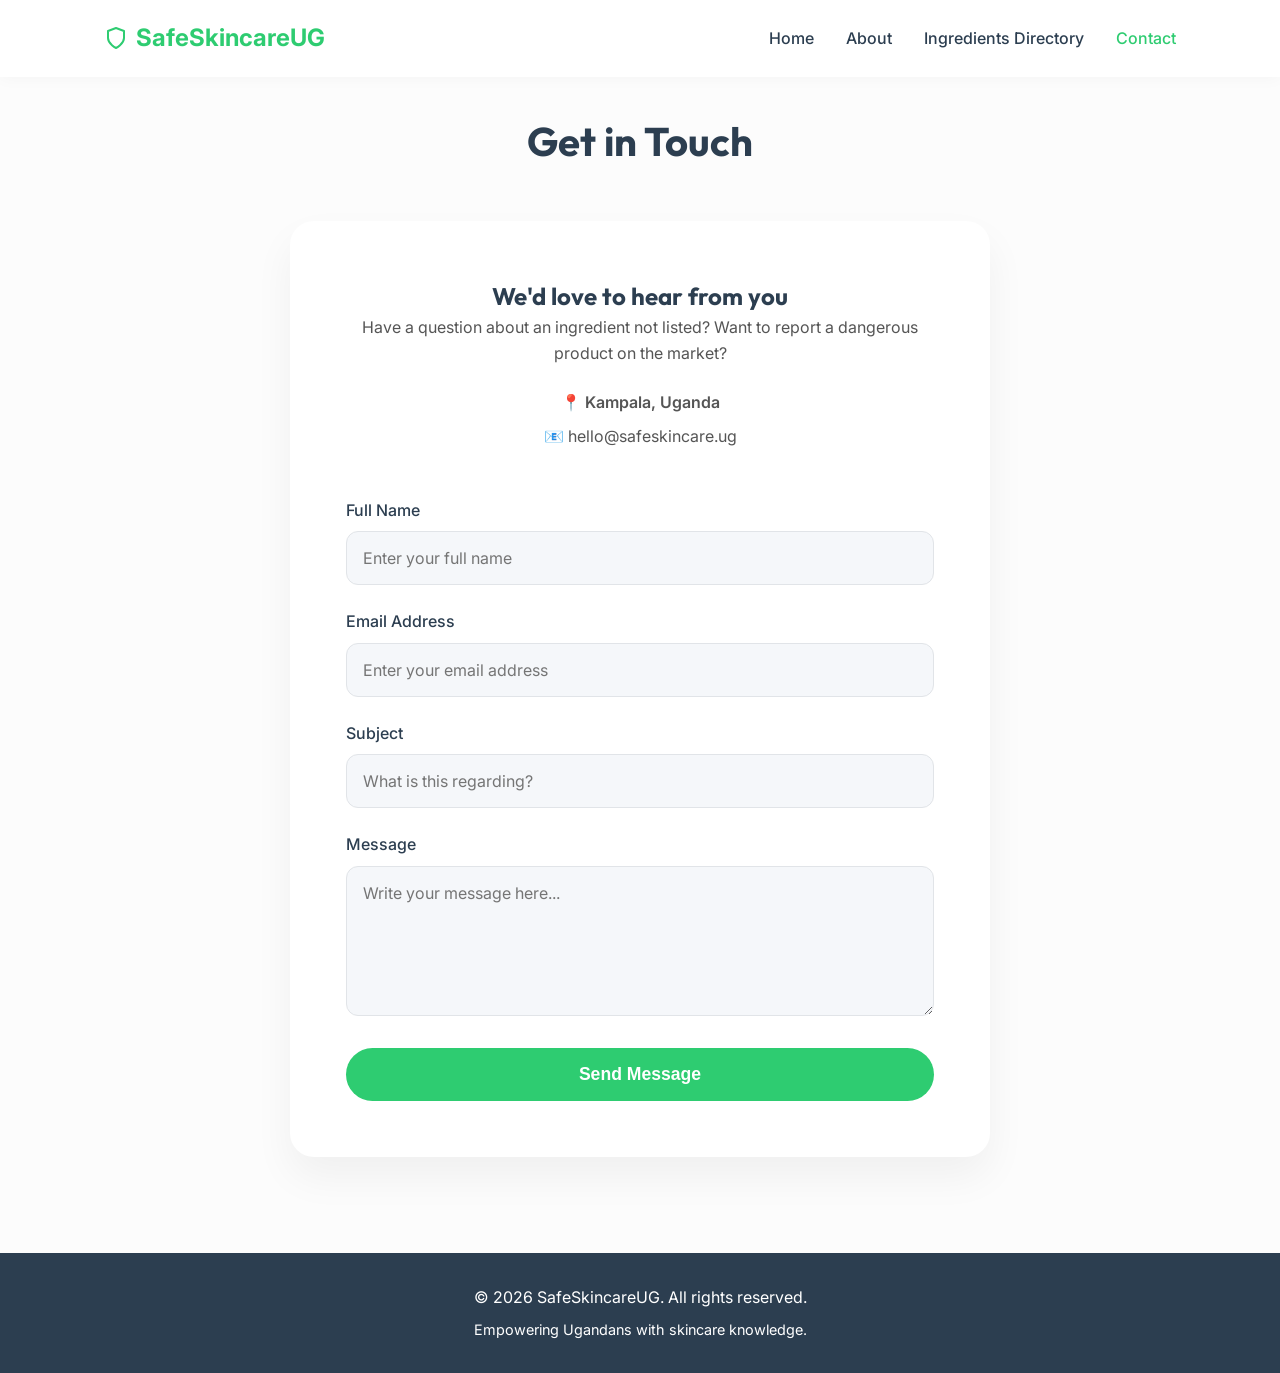
<file: contact.html>
<!DOCTYPE html>
<html lang="en">
<head>
    <meta charset="UTF-8">
    <meta name="viewport" content="width=device-width, initial-scale=1.0">
    <title>Contact Us | SafeSkincareUG</title>
    <link rel="stylesheet" href="style.css">
    <meta name="description" content="Contact SafeSkincareUG to suggest ingredients, report issues, or ask skincare questions.">
</head>
<body>
    <header>
        <nav>
            <a href="index.html" class="logo">
                <svg width="24" height="24" viewBox="0 0 24 24" fill="none" stroke="currentColor" stroke-width="2" stroke-linecap="round" stroke-linejoin="round"><path d="M12 22C12 22 20 18 20 12V5l-8-3-8 3v7c0 6 8 10 8 10z"></path></svg>
                SafeSkincareUG
            </a>
            
            <input type="checkbox" id="menu-toggle" class="menu-toggle">
            <label for="menu-toggle" class="menu-icon">&#9776;</label>
            
            <ul class="nav-links">
                <li><a href="index.html">Home</a></li>
                <li><a href="about.html">About</a></li>
                <li><a href="ingredients.html">Ingredients Directory</a></li>
                <li><a href="contact.html" class="active">Contact</a></li>
            </ul>
        </nav>
    </header>

    <main class="container">
        <h1 class="section-title">Get in Touch</h1>
        
        <div class="contact-container">
            <div class="contact-info">
                <h2>We'd love to hear from you</h2>
                <p>Have a question about an ingredient not listed? Want to report a dangerous product on the market?</p>
                <p style="margin-top: 1.5rem; font-weight: 600;">📍 Kampala, Uganda</p>
                <p>📧 hello@safeskincare.ug</p>
            </div>

            <form action="#" method="POST" onsubmit="event.preventDefault(); alert('Thank you for reaching out! This is a demo form, so no message was actually sent.');">
                <div class="form-group">
                    <label for="name">Full Name</label>
                    <input type="text" id="name" name="name" required placeholder="Enter your full name">
                </div>
                
                <div class="form-group">
                    <label for="email">Email Address</label>
                    <input type="email" id="email" name="email" required placeholder="Enter your email address">
                </div>
                
                <div class="form-group">
                    <label for="subject">Subject</label>
                    <input type="text" id="subject" name="subject" required placeholder="What is this regarding?">
                </div>
                
                <div class="form-group">
                    <label for="message">Message</label>
                    <textarea id="message" name="message" required placeholder="Write your message here..."></textarea>
                </div>
                
                <button type="submit" class="btn submit-btn">Send Message</button>
            </form>
        </div>
    </main>

    <footer>
        <p>&copy; 2026 SafeSkincareUG. All rights reserved.</p>
        <p style="margin-top: 0.5rem; font-size: 0.9rem;">Empowering Ugandans with skincare knowledge.</p>
    </footer>
</body>
</html>
</file>
<file: style.css>
@import url('https://fonts.googleapis.com/css2?family=Inter:wght@300;400;500;600&family=Outfit:wght@400;600;700&display=swap');

:root {
  --primary-color: #2ecc71; /* Safe Green */
  --warning-color: #e67e22; /* Caution Orange */
  --danger-color: #e74c3c; /* Avoid Red */
  
  --bg-color: #fcfcfc; /* Soft white */
  --text-color: #2c3e50; /* Deep charcoal */
  --light-gray: #f5f7fa;
  --pastel-accent: #eef7f2; 
  --card-bg: #ffffff;
  
  --font-main: 'Inter', sans-serif;
  --font-heading: 'Outfit', sans-serif;
}

/* Reset */
* {
  margin: 0;
  padding: 0;
  box-sizing: border-box;
}

body {
  font-family: var(--font-main);
  background-color: var(--bg-color);
  color: var(--text-color);
  line-height: 1.6;
  display: flex;
  flex-direction: column;
  min-height: 100vh;
}

/* Typography */
h1, h2, h3, h4 {
  font-family: var(--font-heading);
  color: var(--text-color);
}

a {
  text-decoration: none;
  color: inherit;
}

/* Layout */
.container {
  max-width: 1200px;
  margin: 0 auto;
  padding: 2rem 5%;
  width: 100%;
}

main {
  flex: 1;
}

/* Header & Navigation */
header {
  background-color: var(--card-bg);
  box-shadow: 0 2px 15px rgba(0,0,0,0.03);
  position: sticky;
  top: 0;
  z-index: 100;
}

nav {
  display: flex;
  justify-content: space-between;
  align-items: center;
  padding: 1.2rem 5%;
  max-width: 1200px;
  margin: 0 auto;
  position: relative;
}

.logo {
  font-size: 1.5rem;
  font-weight: 700;
  color: var(--primary-color);
  display: flex;
  align-items: center;
  gap: 0.5rem;
}

.nav-links {
  display: flex;
  gap: 2rem;
  list-style: none;
}

.nav-links a {
  font-weight: 500;
  transition: color 0.3s;
}

.nav-links a:hover, .nav-links a.active {
  color: var(--primary-color);
}

.menu-toggle {
  display: none;
}

.menu-icon {
  display: none;
  font-size: 1.5rem;
  cursor: pointer;
  color: var(--text-color);
}

/* Footer */
footer {
  background-color: var(--text-color);
  color: #fff;
  text-align: center;
  padding: 2rem 5%;
  margin-top: 4rem;
}

footer a {
  color: var(--primary-color);
}

/* Buttons */
.btn {
  display: inline-block;
  background-color: var(--primary-color);
  color: #fff;
  padding: 0.8rem 2rem;
  border-radius: 30px;
  font-weight: 600;
  transition: all 0.3s ease;
  border: none;
  cursor: pointer;
}

.btn:hover {
  transform: translateY(-2px);
  box-shadow: 0 4px 15px rgba(46, 204, 113, 0.4);
}

/* Specific to Home Page */
.hero {
  display: flex;
  align-items: center;
  justify-content: space-between;
  background-color: var(--pastel-accent);
  border-radius: 24px;
  padding: 4rem 3rem;
  margin-bottom: 4rem;
  gap: 2rem;
}

.hero-content {
  flex: 1;
}

.hero h1 {
  font-size: 3.5rem;
  line-height: 1.1;
  margin-bottom: 1.5rem;
}

.hero p {
  font-size: 1.2rem;
  color: #555;
  margin-bottom: 2rem;
  max-width: 500px;
}

.hero-image {
  flex: 1;
  text-align: right;
}

.hero-image img {
  max-width: 100%;
  border-radius: 20px;
  box-shadow: 0 20px 40px rgba(0,0,0,0.1);
}

.section-title {
  text-align: center;
  font-size: 2.5rem;
  margin-bottom: 3rem;
}

.safety-guide {
  display: grid;
  grid-template-columns: repeat(auto-fit, minmax(300px, 1fr));
  gap: 2rem;
  margin-bottom: 4rem;
}

.guide-card {
  background: var(--card-bg);
  padding: 2.5rem 2rem;
  border-radius: 20px;
  text-align: center;
  box-shadow: 0 10px 30px rgba(0,0,0,0.03);
  transition: transform 0.3s;
}

.guide-card:hover {
  transform: translateY(-5px);
}

.guide-icon {
  width: 60px;
  height: 60px;
  border-radius: 50%;
  margin: 0 auto 1.5rem;
  display: flex;
  align-items: center;
  justify-content: center;
  color: white;
  font-size: 1.5rem;
}

.bg-safe { background-color: var(--primary-color); }
.bg-caution { background-color: var(--warning-color); }
.bg-avoid { background-color: var(--danger-color); }

/* About Page */
.about-grid {
  display: grid;
  grid-template-columns: 1fr 1fr;
  gap: 4rem;
  align-items: center;
  margin-bottom: 4rem;
}

.about-text h2 {
  font-size: 2.5rem;
  margin-bottom: 1.5rem;
}

.about-text p {
  font-size: 1.1rem;
  margin-bottom: 1.5rem;
  color: #555;
}

.about-image img {
  width: 100%;
  border-radius: 24px;
  box-shadow: 0 20px 40px rgba(0,0,0,0.08);
}

.vision-section {
  background-color: var(--primary-color);
  color: white;
  padding: 4rem 2rem;
  border-radius: 24px;
  text-align: center;
}

.vision-section h2 {
  color: white;
  margin-bottom: 1.5rem;
}

.vision-section p {
  max-width: 800px;
  margin: 0 auto;
  font-size: 1.2rem;
  opacity: 0.9;
}

/* Ingredients Page */
.filter-container {
  margin-bottom: 3rem;
  text-align: center;
}

.filters {
  display: flex;
  flex-wrap: wrap;
  gap: 1rem;
  justify-content: center;
}

.filter-btn {
  padding: 0.6rem 1.5rem;
  border-radius: 30px;
  background-color: var(--card-bg);
  color: var(--text-color);
  border: 1px solid #e1e4e8;
  cursor: pointer;
  transition: all 0.3s;
  font-weight: 500;
  user-select: none;
}

.filter-btn:hover {
  background-color: var(--pastel-accent);
  border-color: var(--primary-color);
}

.filter-radio {
  display: none;
}

/* CSS Filter Logic */
#filter-all:checked ~ .filters [for="filter-all"],
#filter-moisturiser:checked ~ .filters [for="filter-moisturiser"],
#filter-herbal:checked ~ .filters [for="filter-herbal"],
#filter-oil:checked ~ .filters [for="filter-oil"],
#filter-fruit:checked ~ .filters [for="filter-fruit"],
#filter-chemical:checked ~ .filters [for="filter-chemical"],
#filter-vitamin:checked ~ .filters [for="filter-vitamin"],
#filter-cleanser:checked ~ .filters [for="filter-cleanser"],
#filter-humectant:checked ~ .filters [for="filter-humectant"],
#filter-animal:checked ~ .filters [for="filter-animal"] {
  background-color: var(--primary-color);
  color: white;
  border-color: var(--primary-color);
  box-shadow: 0 4px 10px rgba(46, 204, 113, 0.3);
}

.ingredients-grid {
  display: grid;
  grid-template-columns: repeat(auto-fill, minmax(280px, 1fr));
  gap: 2.5rem;
}

#filter-moisturiser:checked ~ .ingredients-grid .ingredient-card:not(.cat-moisturiser),
#filter-herbal:checked ~ .ingredients-grid .ingredient-card:not(.cat-herbal),
#filter-oil:checked ~ .ingredients-grid .ingredient-card:not(.cat-oil),
#filter-fruit:checked ~ .ingredients-grid .ingredient-card:not(.cat-fruit),
#filter-chemical:checked ~ .ingredients-grid .ingredient-card:not(.cat-chemical),
#filter-vitamin:checked ~ .ingredients-grid .ingredient-card:not(.cat-vitamin),
#filter-cleanser:checked ~ .ingredients-grid .ingredient-card:not(.cat-cleanser),
#filter-humectant:checked ~ .ingredients-grid .ingredient-card:not(.cat-humectant),
#filter-animal:checked ~ .ingredients-grid .ingredient-card:not(.cat-animal) {
  display: none;
}

/* Ingredient Cards */
.ingredient-card {
  background: var(--card-bg);
  border-radius: 20px;
  overflow: hidden;
  box-shadow: 0 10px 20px rgba(0,0,0,0.03);
  transition: transform 0.3s, box-shadow 0.3s;
  display: flex;
  flex-direction: column;
  position: relative;
}

.ingredient-card:hover {
  transform: translateY(-8px);
  box-shadow: 0 15px 30px rgba(0,0,0,0.08);
}

.card-img {
  width: 100%;
  height: 220px;
  object-fit: cover;
  border-bottom: 1px solid #f0f0f0;
}

.badge {
  position: absolute;
  top: 1rem;
  right: 1rem;
  padding: 0.4rem 1rem;
  border-radius: 20px;
  font-size: 0.85rem;
  font-weight: 600;
  color: white;
  box-shadow: 0 4px 10px rgba(0,0,0,0.1);
}

.card-content {
  padding: 1.5rem;
  display: flex;
  flex-direction: column;
  flex: 1;
}

.card-title {
  font-size: 1.3rem;
  margin-bottom: 0.2rem;
}

.card-subtitle {
  font-size: 0.95rem;
  color: #7f8c8d;
  font-style: italic;
  margin-bottom: 1rem;
}

.category-tag {
  font-size: 0.85rem;
  color: var(--primary-color);
  font-weight: 500;
  margin-top: auto;
  padding-top: 1rem;
  border-top: 1px solid #f0f0f0;
}

/* Details Page */
.details-header {
  display: grid;
  grid-template-columns: 1fr 1.5fr;
  gap: 3rem;
  margin-bottom: 4rem;
  align-items: start;
}

.details-img {
  width: 100%;
  height: auto;
  aspect-ratio: 1;
  object-fit: cover;
  border-radius: 24px;
  box-shadow: 0 20px 40px rgba(0,0,0,0.08);
}

.details-info h1 {
  font-size: 2.5rem;
  margin-bottom: 0.5rem;
}

.local-name {
  font-size: 1.2rem;
  color: #7f8c8d;
  font-style: italic;
  margin-bottom: 1.5rem;
}

.safety-status {
  display: inline-flex;
  align-items: center;
  gap: 0.5rem;
  padding: 0.5rem 1.5rem;
  border-radius: 30px;
  color: white;
  font-weight: 600;
  margin-bottom: 2rem;
}

.details-grid {
  display: grid;
  grid-template-columns: 1fr 1fr;
  gap: 2rem;
}

.info-card {
  background: var(--card-bg);
  padding: 2rem;
  border-radius: 20px;
  box-shadow: 0 10px 20px rgba(0,0,0,0.03);
}

.info-card h3 {
  margin-bottom: 1rem;
  display: flex;
  align-items: center;
  gap: 0.5rem;
}

.info-card ul {
  padding-left: 1.5rem;
  color: #555;
}

.info-card li {
  margin-bottom: 0.5rem;
}

/* Comparison Section */
.comparison-container {
  margin-top: 5rem;
}

/* Contact Page */
.contact-container {
  max-width: 700px;
  margin: 0 auto;
  background: var(--card-bg);
  padding: 3.5rem;
  border-radius: 24px;
  box-shadow: 0 20px 40px rgba(0,0,0,0.05);
}

.contact-info {
  text-align: center;
  margin-bottom: 3rem;
}

.contact-info p {
  color: #555;
  margin-bottom: 0.5rem;
}

.form-group {
  margin-bottom: 1.5rem;
}

.form-group label {
  display: block;
  margin-bottom: 0.5rem;
  font-weight: 500;
  color: var(--text-color);
}

.form-group input,
.form-group textarea {
  width: 100%;
  padding: 1rem;
  border: 1px solid #e1e4e8;
  border-radius: 12px;
  font-family: var(--font-main);
  font-size: 1rem;
  background-color: var(--light-gray);
  transition: border-color 0.3s, background-color 0.3s;
}

.form-group input:focus,
.form-group textarea:focus {
  outline: none;
  border-color: var(--primary-color);
  background-color: #fff;
}

.form-group textarea {
  height: 150px;
  resize: vertical;
}

.submit-btn {
  width: 100%;
  font-size: 1.1rem;
  padding: 1rem;
}

/* Responsive Design */
@media (max-width: 992px) {
  .hero {
    flex-direction: column;
    text-align: center;
    padding: 3rem 2rem;
  }
  
  .hero-image {
    width: 100%;
    margin-top: 2rem;
  }
  
  .about-grid, .details-header {
    grid-template-columns: 1fr;
  }
  
  .details-img {
    max-width: 500px;
    margin: 0 auto;
  }
}

@media (max-width: 768px) {
  .menu-icon {
    display: block;
  }
  
  .nav-links {
    display: none;
    flex-direction: column;
    position: absolute;
    top: 100%;
    left: 0;
    width: 100%;
    background-color: var(--card-bg);
    padding: 1rem 0;
    box-shadow: 0 10px 15px rgba(0,0,0,0.05);
    text-align: center;
    gap: 0;
  }
  
  .nav-links li {
    width: 100%;
  }
  
  .nav-links a {
    display: block;
    padding: 1rem;
  }
  
  #menu-toggle:checked ~ .nav-links {
    display: flex;
  }
  
  .details-grid {
    grid-template-columns: 1fr;
  }
  
  .contact-container {
    padding: 2rem 1.5rem;
  }
}
</file>
